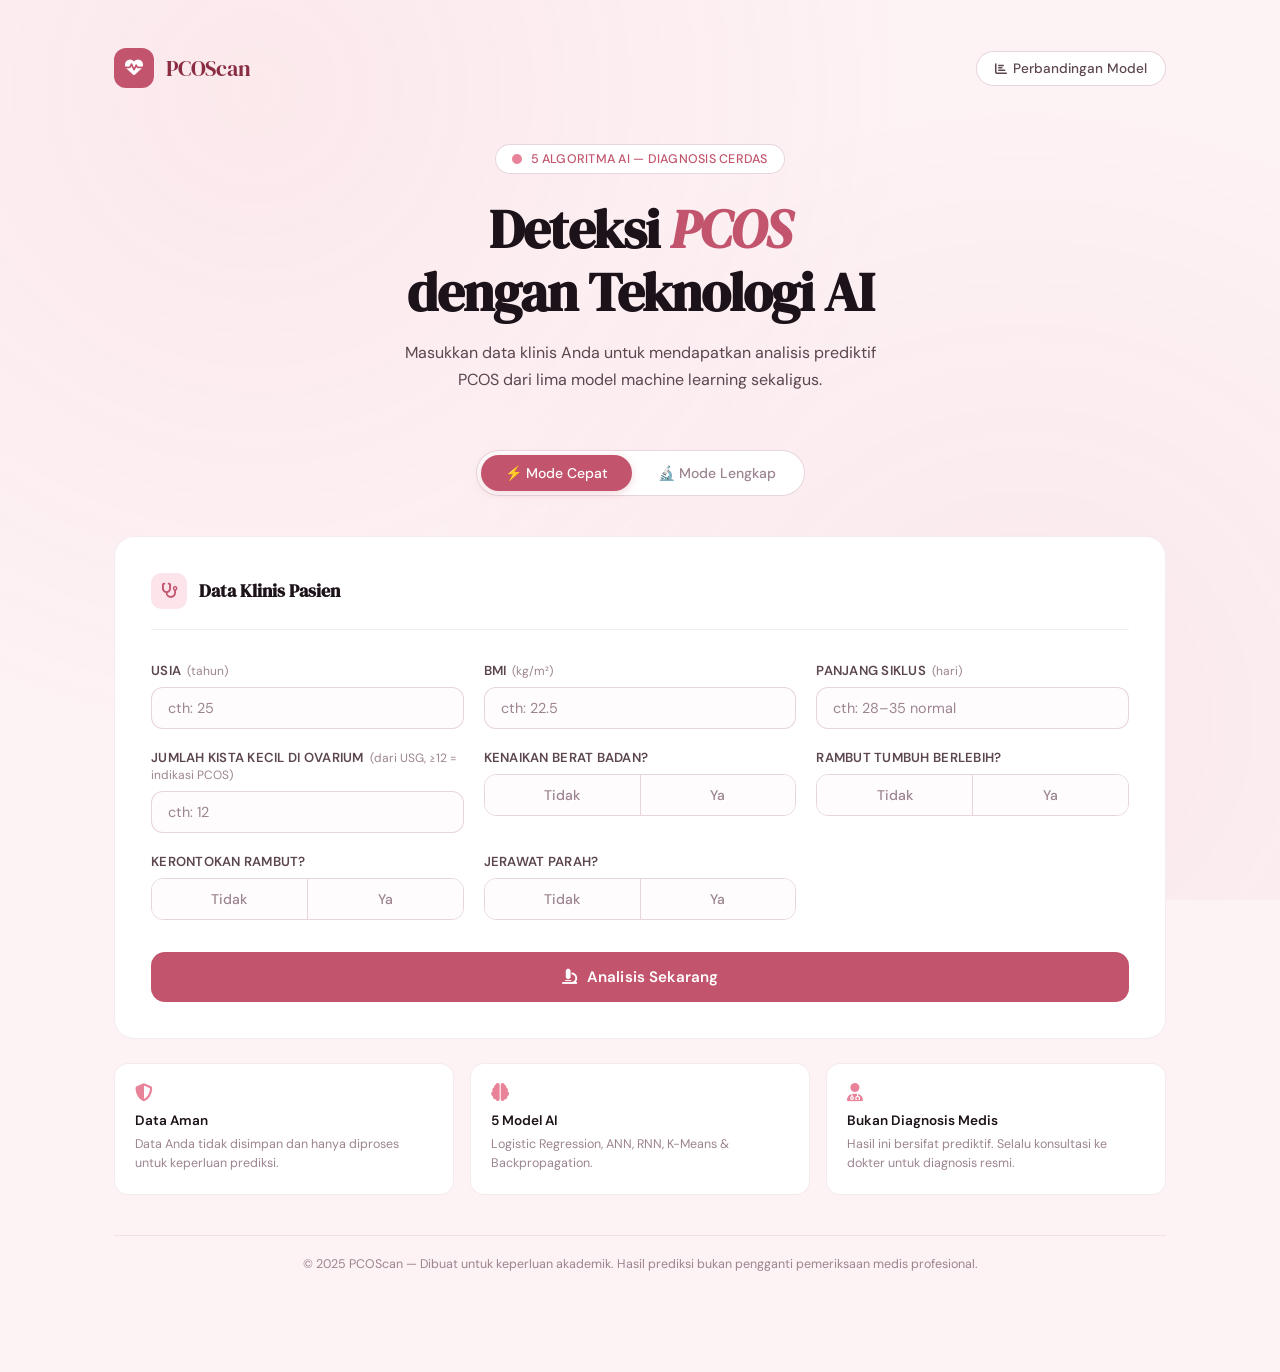
<file: templates/index.html>
<!DOCTYPE html>
<html lang="id">
<head>
    <meta charset="UTF-8">
    <meta name="viewport" content="width=device-width, initial-scale=1.0">
    <title>PCOS Predictor — Diagnosis Cerdas PCOS</title>
    <link href="https://fonts.googleapis.com/css2?family=DM+Serif+Display:ital@0;1&family=DM+Sans:wght@300;400;500;600&display=swap" rel="stylesheet">
    <link rel="stylesheet" href="https://cdnjs.cloudflare.com/ajax/libs/font-awesome/6.4.0/css/all.min.css">
    <style>
        :root {
            --rose-50: #FDF2F4;
            --rose-100: #FCE4EA;
            --rose-200: #F9C5D1;
            --rose-400: #E8839A;
            --rose-600: #C2556D;
            --rose-800: #8B2D42;
            --mauve: #6B4F5A;
            --text-primary: #1C1219;
            --text-secondary: #5C4650;
            --text-muted: #9C8490;
            --border: rgba(180, 120, 140, 0.15);
            --border-strong: rgba(180, 120, 140, 0.3);
            --white: #FFFFFF;
            --surface: #FEFCFD;
        }

        * { margin: 0; padding: 0; box-sizing: border-box; }

        body {
            font-family: 'DM Sans', sans-serif;
            background: var(--rose-50);
            min-height: 100vh;
            color: var(--text-primary);
        }

        /* subtle texture overlay */
        body::before {
            content: '';
            position: fixed;
            inset: 0;
            background-image: radial-gradient(circle at 20% 10%, rgba(232,131,154,0.08) 0%, transparent 50%),
                              radial-gradient(circle at 80% 80%, rgba(194,85,109,0.06) 0%, transparent 50%);
            pointer-events: none;
            z-index: 0;
        }

        .page-wrap {
            position: relative;
            z-index: 1;
            max-width: 1100px;
            margin: 0 auto;
            padding: 48px 24px 80px;
        }

        /* ---- HEADER ---- */
        .site-header {
            display: flex;
            align-items: center;
            justify-content: space-between;
            margin-bottom: 56px;
        }

        .logo {
            display: flex;
            align-items: center;
            gap: 12px;
        }

        .logo-mark {
            width: 40px;
            height: 40px;
            background: var(--rose-600);
            border-radius: 12px;
            display: flex;
            align-items: center;
            justify-content: center;
        }

        .logo-mark i { color: white; font-size: 18px; }

        .logo-text {
            font-family: 'DM Serif Display', serif;
            font-size: 1.4rem;
            color: var(--rose-800);
            letter-spacing: -0.01em;
        }

        .nav-link {
            font-size: 0.85rem;
            font-weight: 500;
            color: var(--text-secondary);
            text-decoration: none;
            padding: 8px 18px;
            border: 1px solid var(--border-strong);
            border-radius: 100px;
            transition: all 0.2s ease;
            background: white;
        }

        .nav-link:hover {
            background: var(--rose-100);
            border-color: var(--rose-400);
            color: var(--rose-800);
        }

        /* ---- HERO ---- */
        .hero {
            text-align: center;
            margin-bottom: 56px;
        }

        .hero-badge {
            display: inline-flex;
            align-items: center;
            gap: 8px;
            background: white;
            border: 1px solid var(--border-strong);
            border-radius: 100px;
            padding: 6px 16px;
            font-size: 0.78rem;
            font-weight: 500;
            color: var(--rose-600);
            margin-bottom: 24px;
            letter-spacing: 0.02em;
            text-transform: uppercase;
        }

        .hero-badge i { font-size: 10px; }

        .hero h1 {
            font-family: 'DM Serif Display', serif;
            font-size: clamp(2.2rem, 5vw, 3.4rem);
            color: var(--text-primary);
            line-height: 1.15;
            letter-spacing: -0.02em;
            margin-bottom: 16px;
        }

        .hero h1 em {
            font-style: italic;
            color: var(--rose-600);
        }

        .hero p {
            font-size: 1rem;
            color: var(--text-secondary);
            max-width: 480px;
            margin: 0 auto;
            line-height: 1.7;
        }

        /* ---- MODE TOGGLE ---- */
        .mode-toggle {
            display: flex;
            justify-content: center;
            margin-bottom: 40px;
        }

        .toggle-wrapper {
            display: inline-flex;
            background: white;
            border: 1px solid var(--border-strong);
            border-radius: 100px;
            padding: 4px;
            gap: 2px;
        }

        .mode-btn {
            padding: 9px 24px;
            border: none;
            border-radius: 100px;
            font-family: 'DM Sans', sans-serif;
            font-size: 0.875rem;
            font-weight: 500;
            cursor: pointer;
            transition: all 0.2s ease;
            background: transparent;
            color: var(--text-muted);
        }

        .mode-btn.active {
            background: var(--rose-600);
            color: white;
            box-shadow: 0 2px 8px rgba(194,85,109,0.25);
        }

        .mode-btn:not(.active):hover {
            color: var(--rose-800);
            background: var(--rose-100);
        }

        /* ---- CARD ---- */
        .card {
            background: var(--white);
            border: 1px solid var(--border);
            border-radius: 20px;
            padding: 36px;
            margin-bottom: 24px;
        }

        .card-header {
            display: flex;
            align-items: center;
            gap: 12px;
            margin-bottom: 32px;
            padding-bottom: 20px;
            border-bottom: 1px solid var(--border);
        }

        .card-icon {
            width: 36px;
            height: 36px;
            background: var(--rose-100);
            border-radius: 10px;
            display: flex;
            align-items: center;
            justify-content: center;
        }

        .card-icon i { color: var(--rose-600); font-size: 15px; }

        .card-title {
            font-family: 'DM Serif Display', serif;
            font-size: 1.15rem;
            color: var(--text-primary);
        }

        /* ---- FORM ---- */
        .form-grid {
            display: grid;
            grid-template-columns: repeat(auto-fill, minmax(280px, 1fr));
            gap: 20px;
        }

        .form-group { display: flex; flex-direction: column; }

        .form-group label {
            font-size: 0.82rem;
            font-weight: 600;
            color: var(--text-secondary);
            margin-bottom: 8px;
            letter-spacing: 0.02em;
            text-transform: uppercase;
        }

        .label-hint {
            font-size: 0.75rem;
            color: var(--text-muted);
            font-weight: 400;
            text-transform: none;
            letter-spacing: 0;
            margin-left: 6px;
        }

        .form-group input,
        .form-group select {
            padding: 11px 16px;
            border: 1px solid var(--border-strong);
            border-radius: 12px;
            font-family: 'DM Sans', sans-serif;
            font-size: 0.9rem;
            color: var(--text-primary);
            background: var(--surface);
            transition: all 0.2s ease;
            outline: none;
        }

        .form-group input:focus,
        .form-group select:focus {
            border-color: var(--rose-400);
            box-shadow: 0 0 0 3px rgba(232,131,154,0.12);
            background: white;
        }

        .form-group input::placeholder { color: var(--text-muted); }

        /* radio */
        .radio-group {
            display: flex;
            gap: 0;
            border: 1px solid var(--border-strong);
            border-radius: 12px;
            overflow: hidden;
        }

        .radio-group label {
            flex: 1;
            display: flex;
            align-items: center;
            justify-content: center;
            padding: 11px;
            font-size: 0.875rem;
            font-weight: 500;
            color: var(--text-muted);
            cursor: pointer;
            transition: all 0.15s ease;
            text-transform: none;
            letter-spacing: 0;
            margin: 0;
            border-right: 1px solid var(--border-strong);
        }

        .radio-group label:last-child { border-right: none; }

        .radio-group input[type="radio"] { display: none; }

        .radio-group input[type="radio"]:checked + span {
            /* handled via JS */
        }

        .radio-opt {
            flex: 1;
            display: flex;
            align-items: center;
            justify-content: center;
            padding: 11px;
            font-size: 0.875rem;
            font-weight: 500;
            color: var(--text-muted);
            cursor: pointer;
            transition: all 0.15s ease;
            border-right: 1px solid var(--border-strong);
            background: var(--surface);
            position: relative;
        }

        .radio-opt:last-child { border-right: none; }
        .radio-opt input { position: absolute; opacity: 0; width: 0; height: 0; }
        .radio-opt.selected-yes { background: var(--rose-100); color: var(--rose-800); }
        .radio-opt.selected-no { background: #f0fdf4; color: #166534; }

        /* ---- SUBMIT ---- */
        .submit-btn {
            width: 100%;
            margin-top: 32px;
            padding: 15px;
            background: var(--rose-600);
            color: white;
            border: none;
            border-radius: 14px;
            font-family: 'DM Sans', sans-serif;
            font-size: 0.95rem;
            font-weight: 600;
            cursor: pointer;
            transition: all 0.2s ease;
            letter-spacing: 0.01em;
            display: flex;
            align-items: center;
            justify-content: center;
            gap: 10px;
        }

        .submit-btn:hover {
            background: var(--rose-800);
            transform: translateY(-1px);
            box-shadow: 0 8px 24px rgba(194,85,109,0.25);
        }

        .submit-btn:active { transform: translateY(0); }

        /* ---- INFO CARD ---- */
        .info-strip {
            display: grid;
            grid-template-columns: repeat(3, 1fr);
            gap: 16px;
            margin-top: 24px;
        }

        .info-item {
            background: white;
            border: 1px solid var(--border);
            border-radius: 14px;
            padding: 20px;
        }

        .info-item i {
            font-size: 18px;
            color: var(--rose-400);
            margin-bottom: 10px;
            display: block;
        }

        .info-item h4 {
            font-size: 0.85rem;
            font-weight: 600;
            color: var(--text-primary);
            margin-bottom: 6px;
        }

        .info-item p {
            font-size: 0.78rem;
            color: var(--text-muted);
            line-height: 1.6;
        }

        /* ---- DISCLAIMER ---- */
        .disclaimer {
            text-align: center;
            font-size: 0.78rem;
            color: var(--text-muted);
            padding: 20px;
            border-top: 1px solid var(--border);
            margin-top: 40px;
        }

        /* ---- LOADING ---- */
        .loading-overlay {
            position: fixed;
            inset: 0;
            background: rgba(253,242,244,0.95);
            display: none;
            flex-direction: column;
            align-items: center;
            justify-content: center;
            z-index: 1000;
            backdrop-filter: blur(4px);
        }

        .loading-overlay.active { display: flex; }

        .loader-ring {
            width: 52px;
            height: 52px;
            border: 3px solid var(--rose-200);
            border-top-color: var(--rose-600);
            border-radius: 50%;
            animation: spin 0.9s linear infinite;
            margin-bottom: 20px;
        }

        @keyframes spin { to { transform: rotate(360deg); } }

        .loading-text {
            font-size: 0.9rem;
            color: var(--rose-600);
            font-weight: 500;
        }

        @media (max-width: 768px) {
            .page-wrap { padding: 24px 16px 60px; }
            .site-header { margin-bottom: 32px; }
            .hero h1 { font-size: 2rem; }
            .form-grid { grid-template-columns: 1fr; }
            .info-strip { grid-template-columns: 1fr; }
            .card { padding: 24px 20px; }
        }
    </style>
</head>
<body>

<div class="loading-overlay" id="loadingOverlay">
    <div class="loader-ring"></div>
    <p class="loading-text">AI sedang menganalisis data Anda&hellip;</p>
</div>

<div class="page-wrap">

    <header class="site-header">
        <div class="logo">
            <div class="logo-mark"><i class="fas fa-heartbeat"></i></div>
            <span class="logo-text">PCOScan</span>
        </div>
        <a href="/compare" class="nav-link"><i class="fas fa-chart-bar" style="margin-right:6px;font-size:12px;"></i>Perbandingan Model</a>
    </header>

    <div class="hero">
        <div class="hero-badge">
            <i class="fas fa-circle" style="color:var(--rose-400);"></i>
            5 Algoritma AI &mdash; Diagnosis Cerdas
        </div>
        <h1>Deteksi <em>PCOS</em><br>dengan Teknologi AI</h1>
        <p>Masukkan data klinis Anda untuk mendapatkan analisis prediktif PCOS dari lima model machine learning sekaligus.</p>
    </div>

    <div class="mode-toggle">
        <div class="toggle-wrapper">
            <button class="mode-btn active" onclick="setMode('quick', this)">⚡ Mode Cepat</button>
            <button class="mode-btn" onclick="setMode('full', this)">🔬 Mode Lengkap</button>
        </div>
    </div>

    <form id="predictForm" method="POST" action="/predict" onsubmit="showLoading()">
        <div class="card">
            <div class="card-header">
                <div class="card-icon"><i class="fas fa-stethoscope"></i></div>
                <h2 class="card-title">Data Klinis Pasien</h2>
            </div>
            <div id="formFields" class="form-grid"></div>
            <button type="submit" class="submit-btn">
                <i class="fas fa-microscope"></i>
                Analisis Sekarang
            </button>
        </div>
    </form>

    <div class="info-strip">
        <div class="info-item">
            <i class="fas fa-shield-alt"></i>
            <h4>Data Aman</h4>
            <p>Data Anda tidak disimpan dan hanya diproses untuk keperluan prediksi.</p>
        </div>
        <div class="info-item">
            <i class="fas fa-brain"></i>
            <h4>5 Model AI</h4>
            <p>Logistic Regression, ANN, RNN, K-Means & Backpropagation.</p>
        </div>
        <div class="info-item">
            <i class="fas fa-user-md"></i>
            <h4>Bukan Diagnosis Medis</h4>
            <p>Hasil ini bersifat prediktif. Selalu konsultasi ke dokter untuk diagnosis resmi.</p>
        </div>
    </div>

    <div class="disclaimer">
        &copy; 2025 PCOScan &mdash; Dibuat untuk keperluan akademik. Hasil prediksi bukan pengganti pemeriksaan medis profesional.
    </div>

</div>

<script>
const quickFields = [
    { name:'Age',         label:'Usia',              hint:'(tahun)',  type:'number', step:'1',   placeholder:'cth: 25' },
    { name:'BMI',         label:'BMI',               hint:'(kg/m²)', type:'number', step:'0.1', placeholder:'cth: 22.5' },
    { name:'Cycle_length',label:'Panjang Siklus',    hint:'(hari)',  type:'number', step:'1',   placeholder:'cth: 28–35 normal' },
    { name:'Follicle_No', label:'Jumlah Kista Kecil di Ovarium', hint:'(dari USG, ≥12 = indikasi PCOS)', type:'number', step:'1', placeholder:'cth: 12' },
    { name:'Weight_gain', label:'Kenaikan Berat Badan?', type:'radio' },
    { name:'Hair_growth', label:'Rambut Tumbuh Berlebih?', type:'radio' },
    { name:'Hair_loss',   label:'Kerontokan Rambut?', type:'radio' },
    { name:'Pimples',     label:'Jerawat Parah?',     type:'radio' },
];

const fullFields = [
    { name:'Age',         label:'Usia',              hint:'(tahun)',  type:'number', step:'1',   placeholder:'cth: 25' },
    { name:'BMI',         label:'BMI',               hint:'(kg/m²)', type:'number', step:'0.1', placeholder:'cth: 22.5' },
    { name:'Cycle_length',label:'Panjang Siklus',    hint:'(hari)',  type:'number', step:'1',   placeholder:'cth: 30' },
    { name:'FSH_LH',      label:'Rasio FSH/LH',      hint:'(nilai)', type:'number', step:'0.01',placeholder:'cth: 0.25' },
    { name:'Follicle_No', label:'Jumlah Folikel',    hint:'(≥12 = indikasi)',type:'number',step:'1',placeholder:'cth: 14' },
    { name:'Endometrium', label:'Tebal Endometrium', hint:'(mm)',    type:'number', step:'0.1', placeholder:'cth: 7.5' },
    { name:'Weight_gain', label:'Kenaikan Berat Badan?', type:'radio' },
    { name:'Hair_growth', label:'Rambut Tumbuh Berlebih?', type:'radio' },
    { name:'Hair_loss',   label:'Kerontokan Rambut?', type:'radio' },
    { name:'Pimples',     label:'Jerawat Parah?',     type:'radio' },
];

let currentMode = 'quick';

function renderForm() {
    const fields = currentMode === 'quick' ? quickFields : fullFields;
    const container = document.getElementById('formFields');
    container.innerHTML = '';
    fields.forEach(field => {
        const div = document.createElement('div');
        div.className = 'form-group';
        const labelEl = document.createElement('label');
        labelEl.innerHTML = field.label + (field.hint ? `<span class="label-hint">${field.hint}</span>` : '');
        div.appendChild(labelEl);
        if (field.type === 'radio') {
            const rg = document.createElement('div');
            rg.className = 'radio-group';
            ['Tidak', 'Ya'].forEach(opt => {
                const span = document.createElement('span');
                span.className = 'radio-opt';
                const val = opt === 'Ya' ? '1' : '0';
                span.innerHTML = `<input type="radio" name="${field.name}" value="${val}" required><span style="pointer-events:none;">${opt}</span>`;
                span.querySelector('input').addEventListener('change', function() {
                    rg.querySelectorAll('.radio-opt').forEach(s => s.classList.remove('selected-yes','selected-no'));
                    span.classList.add(opt === 'Ya' ? 'selected-yes' : 'selected-no');
                });
                span.addEventListener('click', function() {
                    span.querySelector('input').checked = true;
                    span.querySelector('input').dispatchEvent(new Event('change'));
                });
                rg.appendChild(span);
            });
            div.appendChild(rg);
        } else {
            const input = document.createElement('input');
            input.type = field.type;
            input.name = field.name;
            input.step = field.step || 'any';
            input.placeholder = field.placeholder || '';
            input.required = true;
            div.appendChild(input);
        }
        container.appendChild(div);
    });
}

function setMode(mode, btn) {
    currentMode = mode;
    document.querySelectorAll('.mode-btn').forEach(b => b.classList.remove('active'));
    btn.classList.add('active');
    renderForm();
}

function showLoading() {
    document.getElementById('loadingOverlay').classList.add('active');
}

renderForm();
</script>
</body>
</html>
</file>
